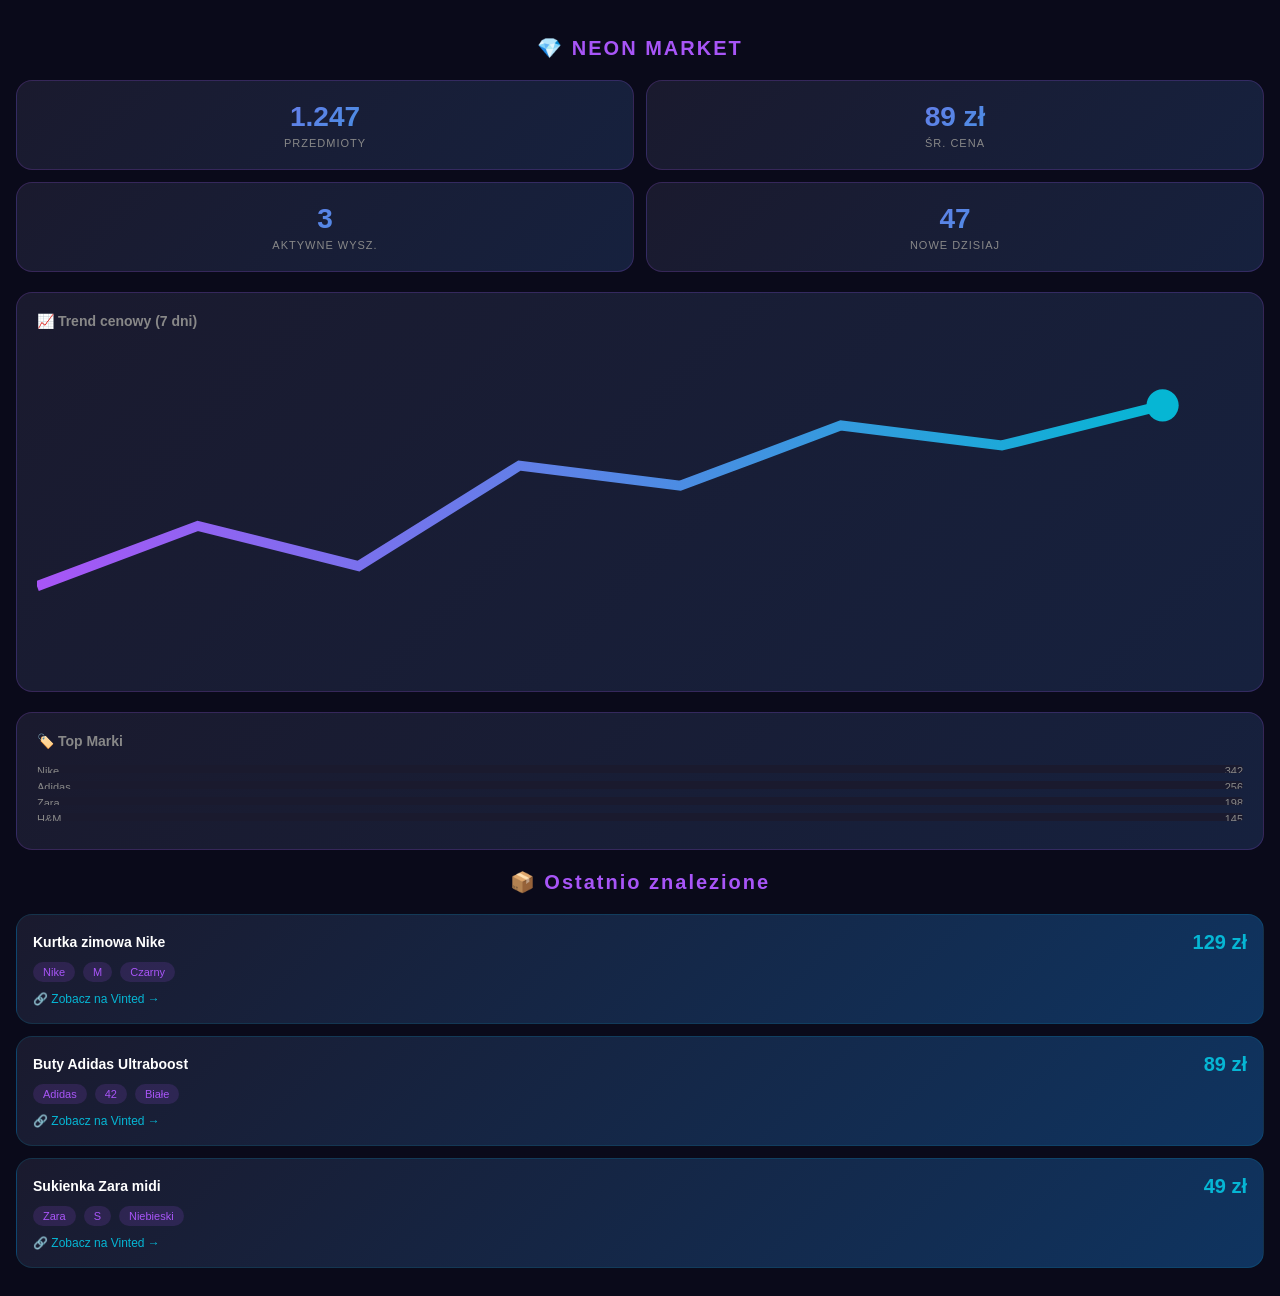
<file: frontend/variant1.html>
<!DOCTYPE html>
<html lang="pl">
<head>
<meta charset="UTF-8">
<meta name="viewport" content="width=device-width,initial-scale=1">
<title>Wariant 1 - Neon Market</title>
<style>
*{margin:0;padding:0;box-sizing:border-box}
body{background:#0a0a1a;color:#fff;font-family:-apple-system,sans-serif;padding:16px}
h2{text-align:center;font-size:20px;margin:20px 0;color:#a855f7;letter-spacing:2px}
.stats{display:grid;grid-template-columns:1fr 1fr;gap:12px;margin-bottom:20px}
.stat{background:linear-gradient(135deg,#1a1a2e,#16213e);border-radius:16px;padding:20px;text-align:center;border:1px solid rgba(168,85,247,0.2)}
.stat .num{font-size:28px;font-weight:800;background:linear-gradient(135deg,#a855f7,#06b6d4);-webkit-background-clip:text;-webkit-text-fill-color:transparent}
.stat .lbl{font-size:11px;color:#888;margin-top:4px;text-transform:uppercase;letter-spacing:1px}
.item{background:linear-gradient(135deg,#1a1a2e,#0f3460);border-radius:16px;padding:16px;margin-bottom:12px;border:1px solid rgba(6,182,212,0.15)}
.item .top{display:flex;justify-content:space-between;align-items:center}
.item .title{font-size:14px;font-weight:600;flex:1;margin-right:10px}
.item .price{font-size:20px;font-weight:800;color:#06b6d4}
.item .meta{display:flex;gap:8px;margin-top:8px;flex-wrap:wrap}
.item .tag{background:rgba(168,85,247,0.15);color:#a855f7;font-size:11px;padding:4px 10px;border-radius:20px}
.item .link{display:inline-block;margin-top:10px;color:#06b6d4;font-size:12px;text-decoration:none}
.chart-box{background:linear-gradient(135deg,#1a1a2e,#16213e);border-radius:16px;padding:20px;margin-bottom:20px;border:1px solid rgba(168,85,247,0.2)}
.chart-box h3{font-size:14px;color:#888;margin-bottom:16px}
.bar{height:8px;border-radius:4px;margin-bottom:8px;background:#1a1a2e;overflow:hidden}
.bar .fill{height:100%;border-radius:4px;background:linear-gradient(90deg,#a855f7,#06b6d4)}
.bar .label{display:flex;justify-content:space-between;font-size:11px;color:#888;margin-bottom:4px}
</style>
</head>
<body>
<h2>💎 NEON MARKET</h2>
<div class="stats">
<div class="stat"><div class="num">1.247</div><div class="lbl">Przedmioty</div></div>
<div class="stat"><div class="num">89 zł</div><div class="lbl">Śr. cena</div></div>
<div class="stat"><div class="num">3</div><div class="lbl">Aktywne wysz.</div></div>
<div class="stat"><div class="num">47</div><div class="lbl">Nowe dzisiaj</div></div>
</div>
<div class="chart-box">
<h3>📈 Trend cenowy (7 dni)</h3>
<svg viewBox="0 0 300 80" width="100%">
<defs><linearGradient id="g1" x1="0" y1="0" x2="1" y2="0"><stop offset="0%" stop-color="#a855f7"/><stop offset="100%" stop-color="#06b6d4"/></linearGradient></defs>
<polyline points="0,60 40,45 80,55 120,30 160,35 200,20 240,25 280,15" fill="none" stroke="url(#g1)" stroke-width="2.5"/>
<circle cx="280" cy="15" r="4" fill="#06b6d4"/>
</svg>
</div>
<div class="chart-box">
<h3>🏷️ Top Marki</h3>
<div class="bar"><div class="label"><span>Nike</span><span>342</span></div><div class="fill" style="width:90%"></div></div>
<div class="bar"><div class="label"><span>Adidas</span><span>256</span></div><div class="fill" style="width:70%"></div></div>
<div class="bar"><div class="label"><span>Zara</span><span>198</span></div><div class="fill" style="width:55%"></div></div>
<div class="bar"><div class="label"><span>H&M</span><span>145</span></div><div class="fill" style="width:40%"></div></div>
</div>
<h2>📦 Ostatnio znalezione</h2>
<div class="item">
<div class="top"><span class="title">Kurtka zimowa Nike</span><span class="price">129 zł</span></div>
<div class="meta"><span class="tag">Nike</span><span class="tag">M</span><span class="tag">Czarny</span></div>
<a class="link" href="#">🔗 Zobacz na Vinted →</a>
</div>
<div class="item">
<div class="top"><span class="title">Buty Adidas Ultraboost</span><span class="price">89 zł</span></div>
<div class="meta"><span class="tag">Adidas</span><span class="tag">42</span><span class="tag">Białe</span></div>
<a class="link" href="#">🔗 Zobacz na Vinted →</a>
</div>
<div class="item">
<div class="top"><span class="title">Sukienka Zara midi</span><span class="price">49 zł</span></div>
<div class="meta"><span class="tag">Zara</span><span class="tag">S</span><span class="tag">Niebieski</span></div>
<a class="link" href="#">🔗 Zobacz na Vinted →</a>
</div>
</body></html>
</file>
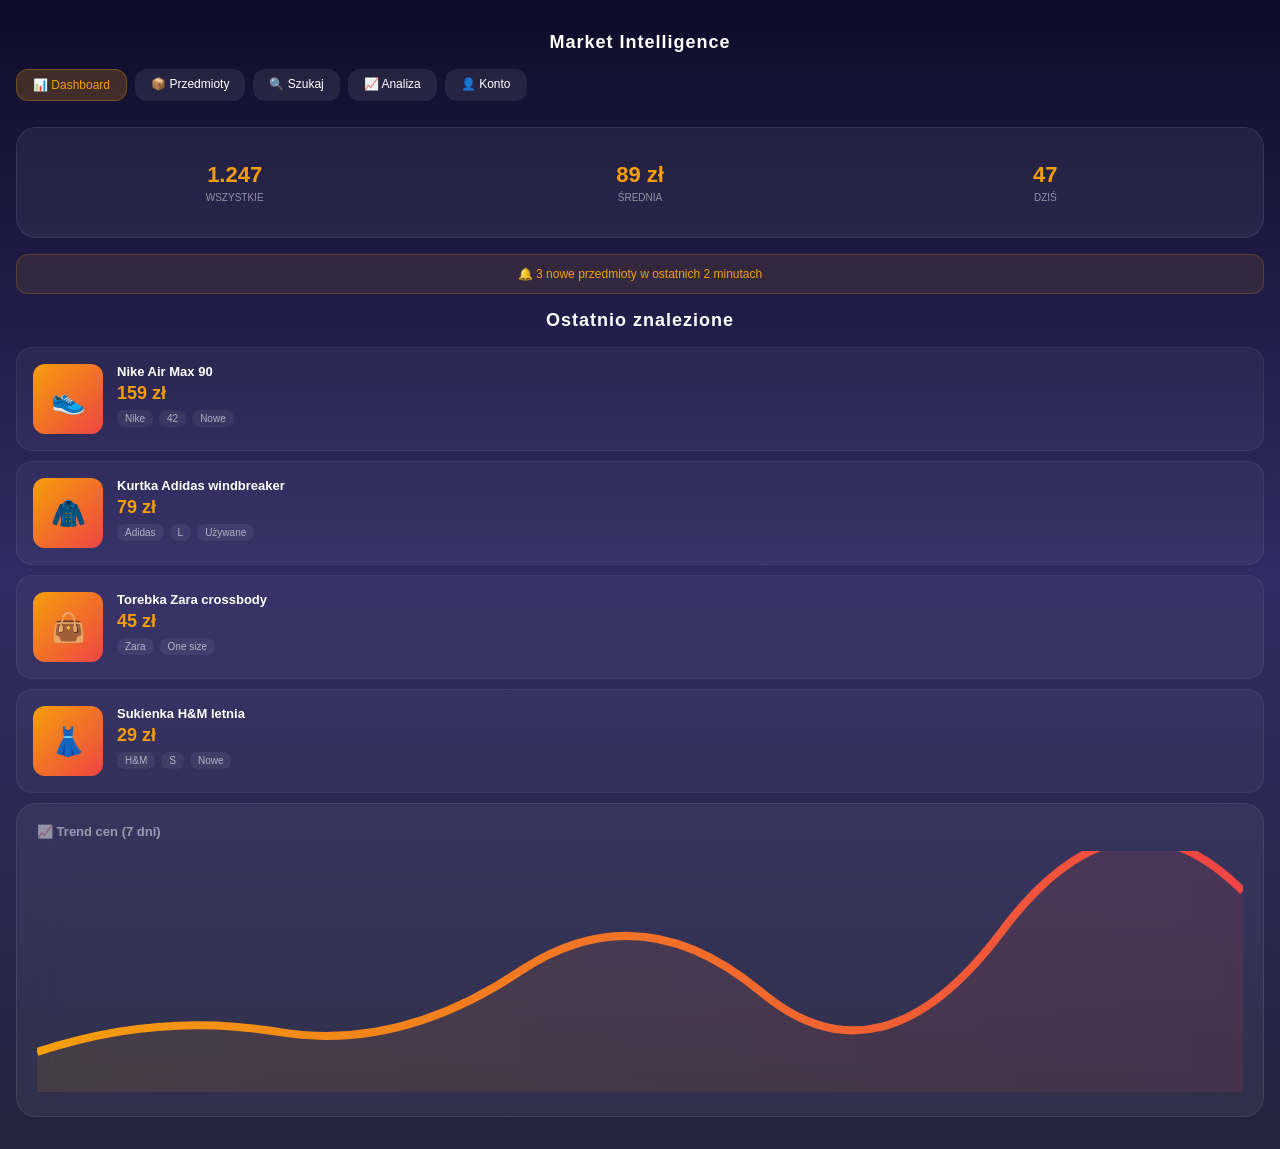
<file: frontend/variant2.html>
<!DOCTYPE html>
<html lang="pl">
<head>
<meta charset="UTF-8">
<meta name="viewport" content="width=device-width,initial-scale=1">
<title>Wariant 2 - Glass Pro</title>
<style>
*{margin:0;padding:0;box-sizing:border-box}
body{background:linear-gradient(180deg,#0f0c29,#302b63,#24243e);color:#fff;font-family:-apple-system,sans-serif;padding:16px;min-height:100vh}
h2{text-align:center;font-size:18px;margin:16px 0;color:#fff;letter-spacing:1px}
.card{background:rgba(255,255,255,0.06);backdrop-filter:blur(20px);border-radius:20px;padding:20px;margin-bottom:16px;border:1px solid rgba(255,255,255,0.08)}
.stats{display:grid;grid-template-columns:repeat(3,1fr);gap:10px;margin-bottom:16px}
.stat{text-align:center;padding:14px 8px}
.stat .num{font-size:22px;font-weight:700;color:#f59e0b}
.stat .lbl{font-size:10px;color:rgba(255,255,255,0.5);margin-top:4px;text-transform:uppercase}
.nav{display:flex;gap:8px;overflow-x:auto;padding-bottom:10px;margin-bottom:16px}
.nav a{background:rgba(255,255,255,0.08);color:#fff;text-decoration:none;padding:8px 16px;border-radius:12px;font-size:12px;white-space:nowrap}
.nav a.active{background:rgba(245,158,11,0.2);color:#f59e0b;border:1px solid rgba(245,158,11,0.3)}
.item{background:rgba(255,255,255,0.04);border-radius:16px;padding:16px;margin-bottom:10px;border:1px solid rgba(255,255,255,0.06);display:flex;gap:14px}
.item .img{width:70px;height:70px;border-radius:12px;background:linear-gradient(135deg,#f59e0b,#ef4444);display:flex;align-items:center;justify-content:center;font-size:28px;flex-shrink:0}
.item .info{flex:1}
.item .title{font-size:13px;font-weight:600;margin-bottom:4px}
.item .price{font-size:18px;font-weight:700;color:#f59e0b}
.item .tags{display:flex;gap:6px;margin-top:6px;flex-wrap:wrap}
.item .tag{font-size:10px;padding:3px 8px;border-radius:8px;background:rgba(255,255,255,0.06);color:rgba(255,255,255,0.6)}
.alert{background:rgba(245,158,11,0.1);border:1px solid rgba(245,158,11,0.2);border-radius:12px;padding:12px;text-align:center;font-size:12px;color:#f59e0b;margin-bottom:16px}
</style>
</head>
<body>
<h2>Market Intelligence</h2>
<div class="nav">
<a class="active">📊 Dashboard</a><a>📦 Przedmioty</a><a>🔍 Szukaj</a><a>📈 Analiza</a><a>👤 Konto</a>
</div>
<div class="stats card">
<div class="stat"><div class="num">1.247</div><div class="lbl">Wszystkie</div></div>
<div class="stat"><div class="num">89 zł</div><div class="lbl">Średnia</div></div>
<div class="stat"><div class="num">47</div><div class="lbl">Dziś</div></div>
</div>
<div class="alert">🔔 3 nowe przedmioty w ostatnich 2 minutach</div>
<h2>Ostatnio znalezione</h2>
<div class="item">
<div class="img">👟</div>
<div class="info"><div class="title">Nike Air Max 90</div><div class="price">159 zł</div><div class="tags"><span class="tag">Nike</span><span class="tag">42</span><span class="tag">Nowe</span></div></div>
</div>
<div class="item">
<div class="img">🧥</div>
<div class="info"><div class="title">Kurtka Adidas windbreaker</div><div class="price">79 zł</div><div class="tags"><span class="tag">Adidas</span><span class="tag">L</span><span class="tag">Używane</span></div></div>
</div>
<div class="item">
<div class="img">👜</div>
<div class="info"><div class="title">Torebka Zara crossbody</div><div class="price">45 zł</div><div class="tags"><span class="tag">Zara</span><span class="tag">One size</span></div></div>
</div>
<div class="item">
<div class="img">👗</div>
<div class="info"><div class="title">Sukienka H&M letnia</div><div class="price">29 zł</div><div class="tags"><span class="tag">H&M</span><span class="tag">S</span><span class="tag">Nowe</span></div></div>
</div>
<div class="card">
<h3 style="font-size:13px;color:rgba(255,255,255,0.5);margin-bottom:12px">📈 Trend cen (7 dni)</h3>
<svg viewBox="0 0 300 60" width="100%">
<defs><linearGradient id="g2" x1="0" y1="0" x2="1" y2="0"><stop offset="0%" stop-color="#f59e0b"/><stop offset="100%" stop-color="#ef4444"/></linearGradient></defs>
<path d="M0,50 Q30,40 60,45 T120,30 T180,35 T240,20 T300,10" fill="none" stroke="url(#g2)" stroke-width="2"/>
<path d="M0,50 Q30,40 60,45 T120,30 T180,35 T240,20 T300,10 L300,60 L0,60 Z" fill="url(#g2)" opacity="0.1"/>
</svg>
</div>
</body></html>
</file>
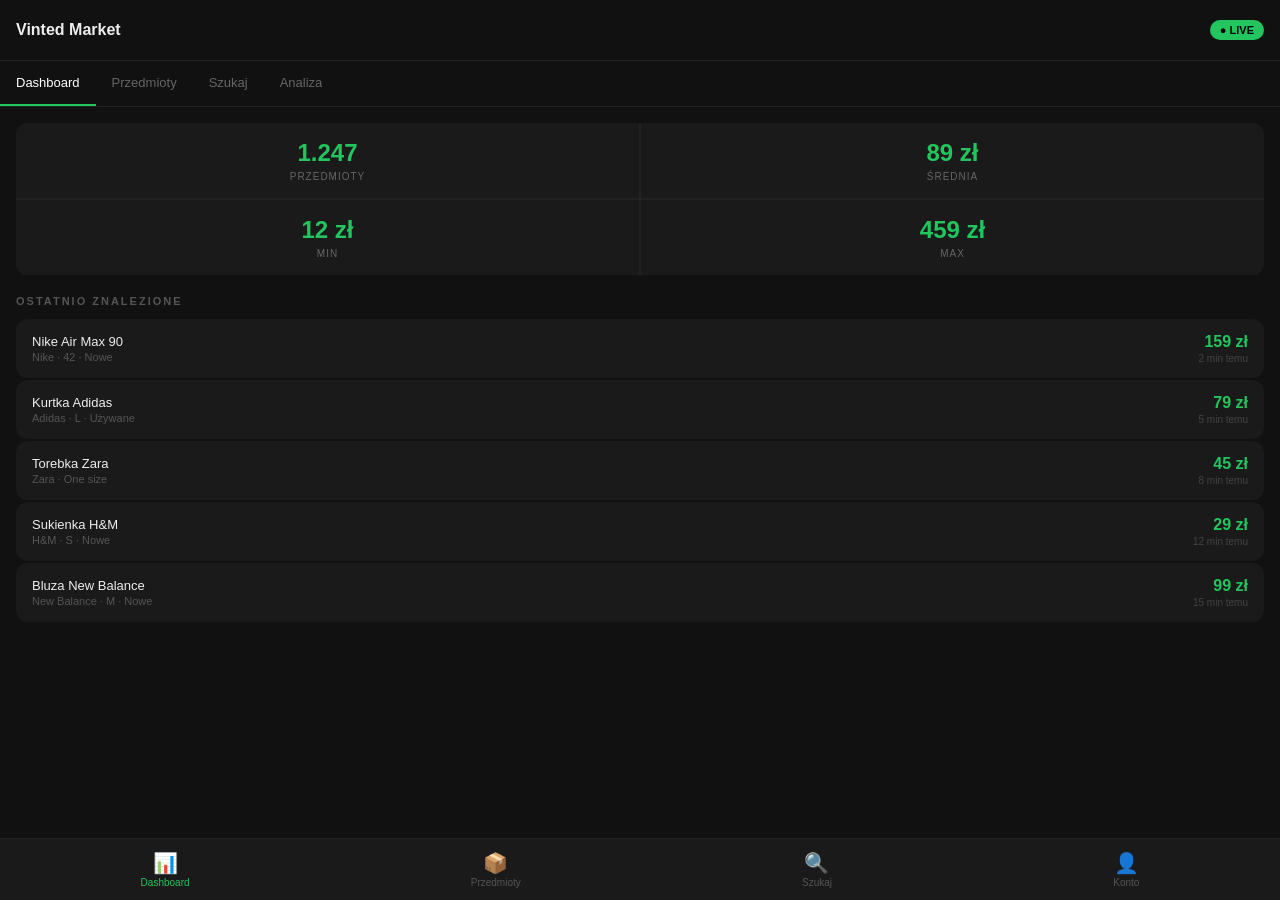
<file: frontend/variant3.html>
<!DOCTYPE html>
<html lang="pl">
<head>
<meta charset="UTF-8">
<meta name="viewport" content="width=device-width,initial-scale=1">
<title>Wariant 3 - Clean Minimal</title>
<style>
*{margin:0;padding:0;box-sizing:border-box}
body{background:#111;color:#eee;font-family:-apple-system,sans-serif;padding:0}
.header{padding:20px 16px;display:flex;justify-content:space-between;align-items:center;border-bottom:1px solid #222}
.header h1{font-size:16px;font-weight:600}
.header .badge{background:#22c55e;color:#000;font-size:11px;padding:4px 10px;border-radius:20px;font-weight:700}
.tabs{display:flex;border-bottom:1px solid #222;overflow-x:auto}
.tabs a{padding:14px 16px;font-size:13px;color:#666;text-decoration:none;white-space:nowrap;border-bottom:2px solid transparent}
.tabs a.on{color:#fff;border-bottom-color:#22c55e}
.content{padding:16px}
.grid{display:grid;grid-template-columns:1fr 1fr;gap:2px;background:#222;border-radius:12px;overflow:hidden;margin-bottom:20px}
.grid .cell{background:#1a1a1a;padding:16px;text-align:center}
.grid .cell .v{font-size:24px;font-weight:700;color:#22c55e}
.grid .cell .l{font-size:10px;color:#666;margin-top:4px;text-transform:uppercase;letter-spacing:1px}
.section-title{font-size:11px;color:#555;text-transform:uppercase;letter-spacing:2px;margin-bottom:12px;font-weight:600}
.row{background:#1a1a1a;border-radius:12px;padding:14px 16px;margin-bottom:2px;display:flex;justify-content:space-between;align-items:center}
.row .left{flex:1}
.row .name{font-size:13px;font-weight:500}
.row .sub{font-size:11px;color:#555;margin-top:2px}
.row .right{text-align:right}
.row .price{font-size:16px;font-weight:700;color:#22c55e}
.row .time{font-size:10px;color:#444;margin-top:2px}
.row:active{background:#222}
.bottom-bar{position:fixed;bottom:0;left:0;right:0;background:#1a1a1a;border-top:1px solid #222;display:flex;justify-content:space-around;padding:12px 0}
.bottom-bar a{text-decoration:none;color:#555;font-size:10px;text-align:center}
.bottom-bar a.on{color:#22c55e}
.bottom-bar .icon{font-size:20px;display:block;margin-bottom:2px}
</style>
</head>
<body>
<div class="header">
<h1>Vinted Market</h1>
<span class="badge">● LIVE</span>
</div>
<div class="tabs">
<a class="on">Dashboard</a>
<a>Przedmioty</a>
<a>Szukaj</a>
<a>Analiza</a>
</div>
<div class="content">
<div class="grid">
<div class="cell"><div class="v">1.247</div><div class="l">Przedmioty</div></div>
<div class="cell"><div class="v">89 zł</div><div class="l">Średnia</div></div>
<div class="cell"><div class="v">12 zł</div><div class="l">Min</div></div>
<div class="cell"><div class="v">459 zł</div><div class="l">Max</div></div>
</div>
<div class="section-title">Ostatnio znalezione</div>
<div class="row">
<div class="left"><div class="name">Nike Air Max 90</div><div class="sub">Nike · 42 · Nowe</div></div>
<div class="right"><div class="price">159 zł</div><div class="time">2 min temu</div></div>
</div>
<div class="row">
<div class="left"><div class="name">Kurtka Adidas</div><div class="sub">Adidas · L · Używane</div></div>
<div class="right"><div class="price">79 zł</div><div class="time">5 min temu</div></div>
</div>
<div class="row">
<div class="left"><div class="name">Torebka Zara</div><div class="sub">Zara · One size</div></div>
<div class="right"><div class="price">45 zł</div><div class="time">8 min temu</div></div>
</div>
<div class="row">
<div class="left"><div class="name">Sukienka H&M</div><div class="sub">H&M · S · Nowe</div></div>
<div class="right"><div class="price">29 zł</div><div class="time">12 min temu</div></div>
</div>
<div class="row">
<div class="left"><div class="name">Bluza New Balance</div><div class="sub">New Balance · M · Nowe</div></div>
<div class="right"><div class="price">99 zł</div><div class="time">15 min temu</div></div>
</div>
<div style="height:60px"></div>
</div>
<div class="bottom-bar">
<a class="on"><span class="icon">📊</span>Dashboard</a>
<a><span class="icon">📦</span>Przedmioty</a>
<a><span class="icon">🔍</span>Szukaj</a>
<a><span class="icon">👤</span>Konto</a>
</div>
</body></html>
</file>
